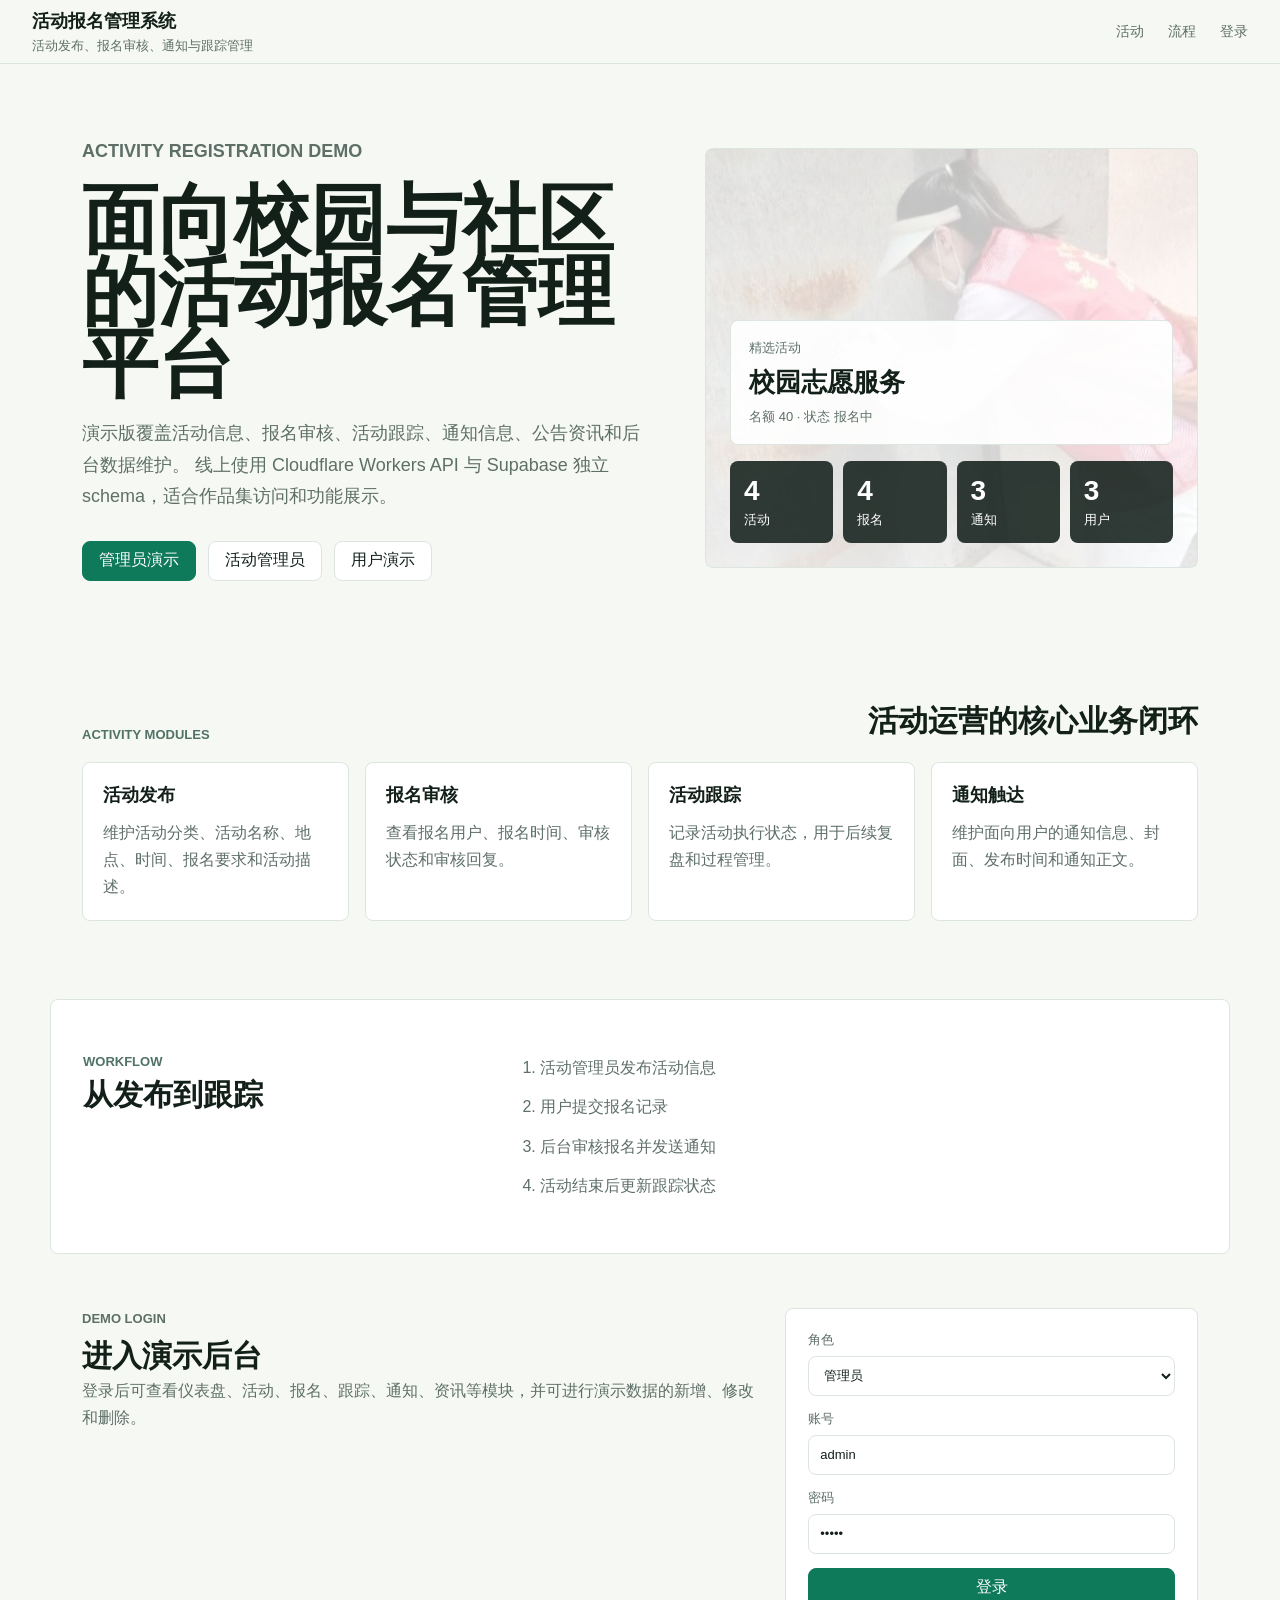
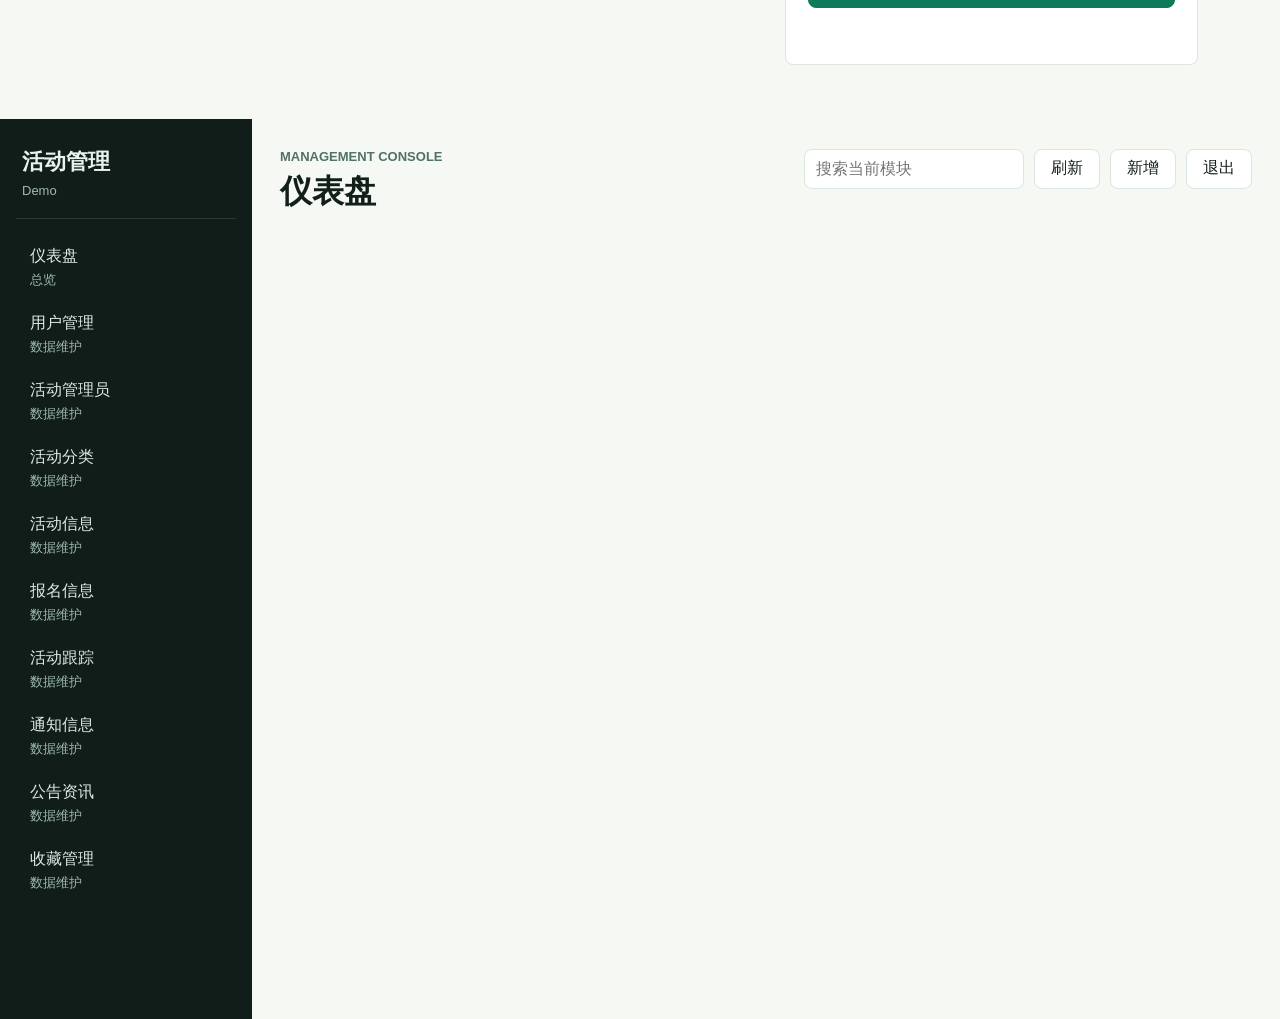
<file: site/index.html>
<!doctype html>
<html lang="zh-CN">
  <head>
    <meta charset="UTF-8" />
    <meta name="viewport" content="width=device-width, initial-scale=1.0" />
    <meta name="referrer" content="no-referrer" />
    <title>活动报名管理系统</title>
    <link rel="stylesheet" href="./styles.css" />
  </head>
  <body>
    <div id="publicView" class="page-shell">
      <header class="topbar">
        <div>
          <strong>活动报名管理系统</strong>
          <span>活动发布、报名审核、通知与跟踪管理</span>
        </div>
        <nav>
          <a href="#activity">活动</a>
          <a href="#workflow">流程</a>
          <a href="#login">登录</a>
        </nav>
      </header>

      <main>
        <section class="hero">
          <div class="hero-copy">
            <p class="eyebrow">Activity Registration Demo</p>
            <h1>面向校园与社区的活动报名管理平台</h1>
            <p>
              演示版覆盖活动信息、报名审核、活动跟踪、通知信息、公告资讯和后台数据维护。
              线上使用 Cloudflare Workers API 与 Supabase 独立 schema，适合作品集访问和功能展示。
            </p>
            <div class="hero-actions">
              <button type="button" class="primary" data-login="admin/admin/admin">管理员演示</button>
              <button type="button" data-login="manager/管理账号1/123456">活动管理员</button>
              <button type="button" data-login="user/用户账号1/123456">用户演示</button>
            </div>
          </div>
          <div class="hero-board" aria-label="活动数据概览">
            <div class="market-card featured">
              <span>精选活动</span>
              <strong>校园志愿服务</strong>
              <small>名额 40 · 状态 报名中</small>
            </div>
            <div class="mini-grid">
              <div><strong>4</strong><span>活动</span></div>
              <div><strong>4</strong><span>报名</span></div>
              <div><strong>3</strong><span>通知</span></div>
              <div><strong>3</strong><span>用户</span></div>
            </div>
          </div>
        </section>

        <section id="activity" class="band">
          <div class="section-title">
            <p class="eyebrow">Activity Modules</p>
            <h2>活动运营的核心业务闭环</h2>
          </div>
          <div class="feature-grid">
            <article>
              <h3>活动发布</h3>
              <p>维护活动分类、活动名称、地点、时间、报名要求和活动描述。</p>
            </article>
            <article>
              <h3>报名审核</h3>
              <p>查看报名用户、报名时间、审核状态和审核回复。</p>
            </article>
            <article>
              <h3>活动跟踪</h3>
              <p>记录活动执行状态，用于后续复盘和过程管理。</p>
            </article>
            <article>
              <h3>通知触达</h3>
              <p>维护面向用户的通知信息、封面、发布时间和通知正文。</p>
            </article>
          </div>
        </section>

        <section id="workflow" class="process-band">
          <div>
            <p class="eyebrow">Workflow</p>
            <h2>从发布到跟踪</h2>
          </div>
          <ol>
            <li>活动管理员发布活动信息</li>
            <li>用户提交报名记录</li>
            <li>后台审核报名并发送通知</li>
            <li>活动结束后更新跟踪状态</li>
          </ol>
        </section>

        <section id="login" class="login-panel">
          <div>
            <p class="eyebrow">Demo Login</p>
            <h2>进入演示后台</h2>
            <p>登录后可查看仪表盘、活动、报名、跟踪、通知、资讯等模块，并可进行演示数据的新增、修改和删除。</p>
          </div>
          <form id="loginForm" class="login-form">
            <label>
              角色
              <select id="role">
                <option value="admin">管理员</option>
                <option value="manager">活动管理员</option>
                <option value="user">普通用户</option>
              </select>
            </label>
            <label>
              账号
              <input id="username" value="admin" autocomplete="username" />
            </label>
            <label>
              密码
              <input id="password" value="admin" type="password" autocomplete="current-password" />
            </label>
            <button class="primary" type="submit">登录</button>
            <p id="loginMessage" class="message"></p>
          </form>
        </section>
      </main>
    </div>

    <div id="appView" class="app-shell" hidden>
      <aside>
        <div class="brand">
          <strong>活动管理</strong>
          <span id="roleText">Demo</span>
        </div>
        <nav id="moduleNav"></nav>
      </aside>

      <section class="workspace">
        <header class="workspace-head">
          <div>
            <p class="eyebrow">Management Console</p>
            <h1 id="pageTitle">仪表盘</h1>
          </div>
          <div class="toolbar">
            <input id="searchInput" placeholder="搜索当前模块" />
            <button id="refreshButton" type="button">刷新</button>
            <button id="addButton" type="button">新增</button>
            <button id="logoutButton" type="button">退出</button>
          </div>
        </header>

        <main id="dashboard" class="dashboard"></main>

        <main id="modulePanel" class="module-panel" hidden>
          <div class="module-title">
            <div>
              <h2 id="moduleTitle">模块</h2>
              <p id="moduleSummary"></p>
            </div>
            <span id="recordCount"></span>
          </div>
          <div class="table-wrap">
            <table>
              <thead id="tableHead"></thead>
              <tbody id="tableBody"></tbody>
            </table>
          </div>
        </main>
      </section>
    </div>

    <dialog id="editDialog">
      <form id="editForm" method="dialog">
        <header>
          <h2 id="dialogTitle">编辑</h2>
          <button id="closeDialogButton" type="button" aria-label="关闭">x</button>
        </header>
        <div id="formFields" class="form-grid"></div>
        <footer>
          <button id="cancelEditButton" type="button">取消</button>
          <button class="primary" type="submit">保存</button>
        </footer>
      </form>
    </dialog>

    <script src="./app.js" type="module"></script>
  </body>
</html>
</file>
<file: site/styles.css>
:root {
  --bg: #f6f8f4;
  --panel: #ffffff;
  --text: #122019;
  --muted: #5e6f68;
  --line: #dce5df;
  --primary: #0f7a5a;
  --primary-strong: #095f45;
  --accent: #c06f25;
  --sidebar: #101d18;
  --soft: #edf4ef;
  font-family: "Microsoft YaHei", "PingFang SC", Arial, sans-serif;
}

* {
  box-sizing: border-box;
}

html {
  scroll-behavior: smooth;
}

body {
  margin: 0;
  background: var(--bg);
  color: var(--text);
}

button,
input,
select,
textarea {
  font: inherit;
}

button {
  border: 1px solid var(--line);
  border-radius: 8px;
  background: #fff;
  color: var(--text);
  min-height: 40px;
  padding: 0 16px;
  cursor: pointer;
}

button:hover {
  border-color: var(--primary);
}

button.primary,
.primary {
  border-color: var(--primary);
  background: var(--primary);
  color: #fff;
}

.page-shell {
  min-height: 100vh;
}

.topbar {
  position: sticky;
  top: 0;
  z-index: 10;
  display: flex;
  align-items: center;
  justify-content: space-between;
  gap: 24px;
  min-height: 64px;
  padding: 0 32px;
  border-bottom: 1px solid var(--line);
  background: rgba(246, 248, 244, 0.95);
  backdrop-filter: blur(12px);
}

.topbar strong {
  display: block;
  font-size: 18px;
}

.topbar span {
  display: block;
  margin-top: 4px;
  color: var(--muted);
  font-size: 13px;
}

.topbar nav {
  display: flex;
  gap: 24px;
}

.topbar a {
  color: var(--muted);
  text-decoration: none;
  font-size: 14px;
}

.hero {
  max-width: 1180px;
  margin: 0 auto;
  min-height: 560px;
  display: grid;
  grid-template-columns: minmax(0, 1.05fr) minmax(360px, 0.9fr);
  align-items: center;
  gap: 48px;
  padding: 72px 32px 60px;
}

.eyebrow {
  margin: 0;
  color: #507267;
  font-size: 13px;
  font-weight: 800;
  letter-spacing: 0;
  text-transform: uppercase;
}

.hero h1 {
  margin: 16px 0 18px;
  max-width: 660px;
  font-size: clamp(42px, 7vw, 76px);
  line-height: 0.95;
  letter-spacing: 0;
}

.hero p {
  margin: 0;
  max-width: 690px;
  color: var(--muted);
  font-size: 18px;
  line-height: 1.75;
}

.hero-actions {
  margin-top: 28px;
  display: flex;
  flex-wrap: wrap;
  gap: 12px;
}

.hero-board {
  min-height: 420px;
  border: 1px solid var(--line);
  border-radius: 8px;
  background:
    linear-gradient(180deg, rgba(255, 255, 255, 0.75), rgba(255, 255, 255, 0.85)),
    url("./upload/huodongxinxi_huodongtupian1.jpg") center / cover;
  padding: 24px;
  display: grid;
  align-content: end;
  gap: 16px;
}

.market-card {
  border: 1px solid var(--line);
  border-radius: 8px;
  background: rgba(255, 255, 255, 0.92);
  padding: 18px;
}

.market-card span,
.market-card small {
  display: block;
  color: var(--muted);
  font-size: 13px;
}

.market-card strong {
  display: block;
  margin: 8px 0;
  font-size: 26px;
}

.mini-grid {
  display: grid;
  grid-template-columns: repeat(4, 1fr);
  gap: 10px;
}

.mini-grid div {
  min-height: 76px;
  border-radius: 8px;
  background: rgba(16, 29, 24, 0.86);
  color: #fff;
  padding: 14px;
}

.mini-grid strong {
  display: block;
  font-size: 28px;
}

.mini-grid span {
  display: block;
  margin-top: 4px;
  font-size: 13px;
}

.band,
.process-band,
.login-panel {
  max-width: 1180px;
  margin: 0 auto;
  padding: 54px 32px;
}

.section-title {
  display: flex;
  justify-content: space-between;
  align-items: end;
  gap: 24px;
  margin-bottom: 20px;
}

.section-title h2,
.process-band h2,
.login-panel h2 {
  margin: 6px 0 0;
  font-size: 30px;
}

.feature-grid {
  display: grid;
  grid-template-columns: repeat(4, 1fr);
  gap: 16px;
}

.feature-grid article,
.process-band,
.login-form,
.module-panel,
.dashboard-card,
.flow-card {
  border: 1px solid var(--line);
  border-radius: 8px;
  background: var(--panel);
}

.feature-grid article {
  min-height: 150px;
  padding: 20px;
}

.feature-grid h3 {
  margin: 0 0 12px;
  font-size: 18px;
}

.feature-grid p,
.process-band li,
.login-panel p {
  margin: 0;
  color: var(--muted);
  line-height: 1.7;
}

.process-band {
  display: grid;
  grid-template-columns: minmax(0, 0.6fr) minmax(0, 1fr);
  gap: 28px;
  margin-top: 24px;
}

.process-band ol {
  margin: 0;
  padding-left: 22px;
}

.process-band li + li {
  margin-top: 12px;
}

.login-panel {
  display: grid;
  grid-template-columns: minmax(0, 0.9fr) minmax(320px, 0.55fr);
  gap: 28px;
}

.login-form {
  padding: 22px;
  display: grid;
  gap: 14px;
}

.login-form label,
.form-grid label {
  display: grid;
  gap: 7px;
  color: var(--muted);
  font-size: 13px;
}

input,
select,
textarea {
  width: 100%;
  border: 1px solid var(--line);
  border-radius: 8px;
  background: #fff;
  color: var(--text);
  min-height: 40px;
  padding: 9px 11px;
}

textarea {
  min-height: 96px;
  resize: vertical;
}

.message {
  min-height: 20px;
  color: #a33321 !important;
}

.app-shell {
  min-height: 100vh;
  display: grid;
  grid-template-columns: 252px minmax(0, 1fr);
}

.app-shell aside {
  background: var(--sidebar);
  color: #e7f1ed;
  padding: 28px 16px;
}

.brand {
  padding: 0 6px 20px;
  border-bottom: 1px solid rgba(255, 255, 255, 0.12);
}

.brand strong {
  display: block;
  font-size: 22px;
}

.brand span {
  display: block;
  margin-top: 6px;
  color: #9fbaaf;
  font-size: 13px;
}

#moduleNav {
  display: grid;
  gap: 6px;
  margin-top: 18px;
}

#moduleNav button {
  display: grid;
  gap: 4px;
  min-height: 52px;
  justify-items: start;
  border: 0;
  background: transparent;
  color: #dfeae5;
  padding: 9px 14px;
  text-align: left;
}

#moduleNav button.active {
  background: rgba(255, 255, 255, 0.12);
}

#moduleNav small {
  color: #9fbaaf;
}

.workspace {
  padding: 30px 28px 60px;
}

.workspace-head {
  display: flex;
  justify-content: space-between;
  align-items: start;
  gap: 20px;
  margin-bottom: 24px;
}

.workspace-head h1 {
  margin: 6px 0 0;
  font-size: 32px;
}

.toolbar {
  display: flex;
  flex-wrap: wrap;
  justify-content: flex-end;
  gap: 10px;
}

.toolbar input {
  width: 220px;
}

.dashboard {
  display: grid;
  gap: 18px;
}

.stats {
  display: grid;
  grid-template-columns: repeat(5, 1fr);
  gap: 12px;
}

.stat-card {
  border: 1px solid var(--line);
  border-radius: 8px;
  background: var(--panel);
  padding: 20px;
}

.stat-card strong {
  display: block;
  font-size: 34px;
}

.stat-card span {
  color: var(--muted);
}

.flow-card {
  padding: 22px;
}

.flow-card h2 {
  margin: 0 0 8px;
}

.flow-columns {
  display: grid;
  grid-template-columns: repeat(3, 1fr);
  gap: 14px;
  margin-top: 16px;
}

.flow-columns h3 {
  margin: 0 0 10px;
  font-size: 18px;
}

.flow-columns article {
  border: 1px solid var(--line);
  border-radius: 8px;
  padding: 14px;
}

.flow-item {
  border-top: 1px solid var(--line);
  padding: 12px 0;
}

.flow-item:first-of-type {
  border-top: 0;
  padding-top: 0;
}

.flow-item strong,
.flow-item span {
  display: block;
}

.flow-item span {
  margin-top: 4px;
  color: var(--muted);
  font-size: 13px;
}

.module-panel {
  padding: 20px;
}

.module-title {
  display: flex;
  align-items: start;
  justify-content: space-between;
  gap: 16px;
  margin-bottom: 16px;
}

.module-title h2 {
  margin: 0 0 6px;
}

.module-title p,
#recordCount {
  margin: 0;
  color: var(--muted);
}

.table-wrap {
  overflow: auto;
  border: 1px solid var(--line);
  border-radius: 8px;
}

table {
  width: 100%;
  min-width: 780px;
  border-collapse: collapse;
  background: #fff;
}

th,
td {
  border-bottom: 1px solid var(--line);
  padding: 12px;
  text-align: left;
  vertical-align: top;
  font-size: 14px;
}

th {
  color: var(--muted);
  background: var(--soft);
  font-weight: 700;
}

td.actions {
  width: 150px;
  white-space: nowrap;
}

td.actions button {
  min-height: 34px;
  padding: 0 10px;
  margin-right: 6px;
}

dialog {
  width: min(760px, calc(100vw - 32px));
  border: 0;
  border-radius: 8px;
  padding: 0;
  box-shadow: 0 24px 80px rgba(18, 32, 25, 0.2);
}

dialog::backdrop {
  background: rgba(9, 20, 15, 0.45);
}

#editForm {
  padding: 0;
}

#editForm header,
#editForm footer {
  display: flex;
  align-items: center;
  justify-content: space-between;
  gap: 12px;
  padding: 18px 20px;
  border-bottom: 1px solid var(--line);
}

#editForm footer {
  border-top: 1px solid var(--line);
  border-bottom: 0;
  justify-content: flex-end;
}

#editForm h2 {
  margin: 0;
  font-size: 20px;
}

.form-grid {
  display: grid;
  grid-template-columns: repeat(2, 1fr);
  gap: 14px;
  padding: 20px;
}

.form-grid label.full {
  grid-column: 1 / -1;
}

@media (max-width: 920px) {
  .hero,
  .login-panel,
  .process-band,
  .app-shell {
    grid-template-columns: 1fr;
  }

  .app-shell aside {
    position: static;
  }

  #moduleNav {
    grid-template-columns: repeat(2, 1fr);
  }

  .feature-grid,
  .stats,
  .flow-columns {
    grid-template-columns: repeat(2, 1fr);
  }

  .workspace-head {
    display: grid;
  }

  .toolbar {
    justify-content: start;
  }
}

@media (max-width: 560px) {
  .topbar {
    display: grid;
    padding: 14px 18px;
  }

  .topbar nav {
    justify-content: space-between;
  }

  .hero,
  .band,
  .process-band,
  .login-panel,
  .workspace {
    padding-left: 18px;
    padding-right: 18px;
  }

  .hero {
    padding-top: 54px;
    gap: 28px;
  }

  .hero h1 {
    font-size: 42px;
  }

  .hero-board {
    min-height: 360px;
  }

  .mini-grid,
  .feature-grid,
  .stats,
  .flow-columns,
  #moduleNav,
  .form-grid {
    grid-template-columns: 1fr;
  }

  .toolbar input,
  .toolbar button {
    width: 100%;
  }
}
</file>
